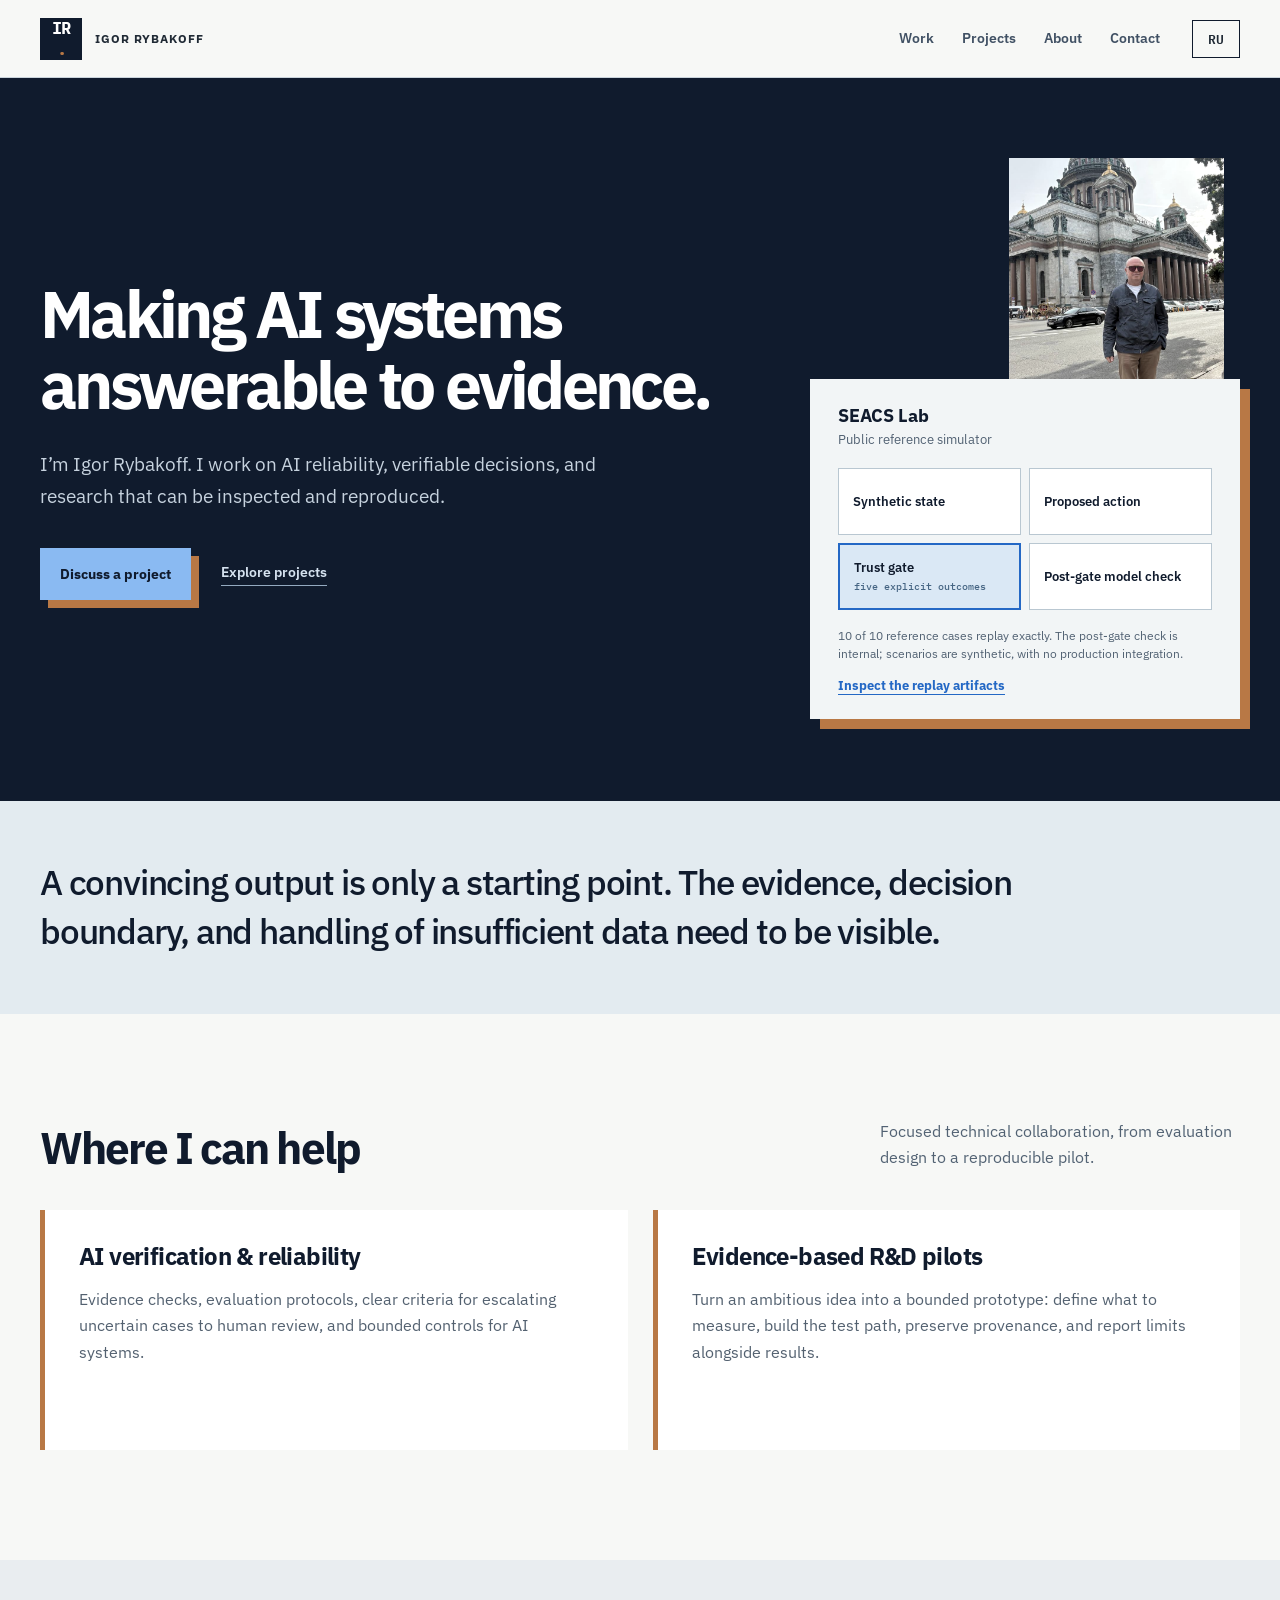
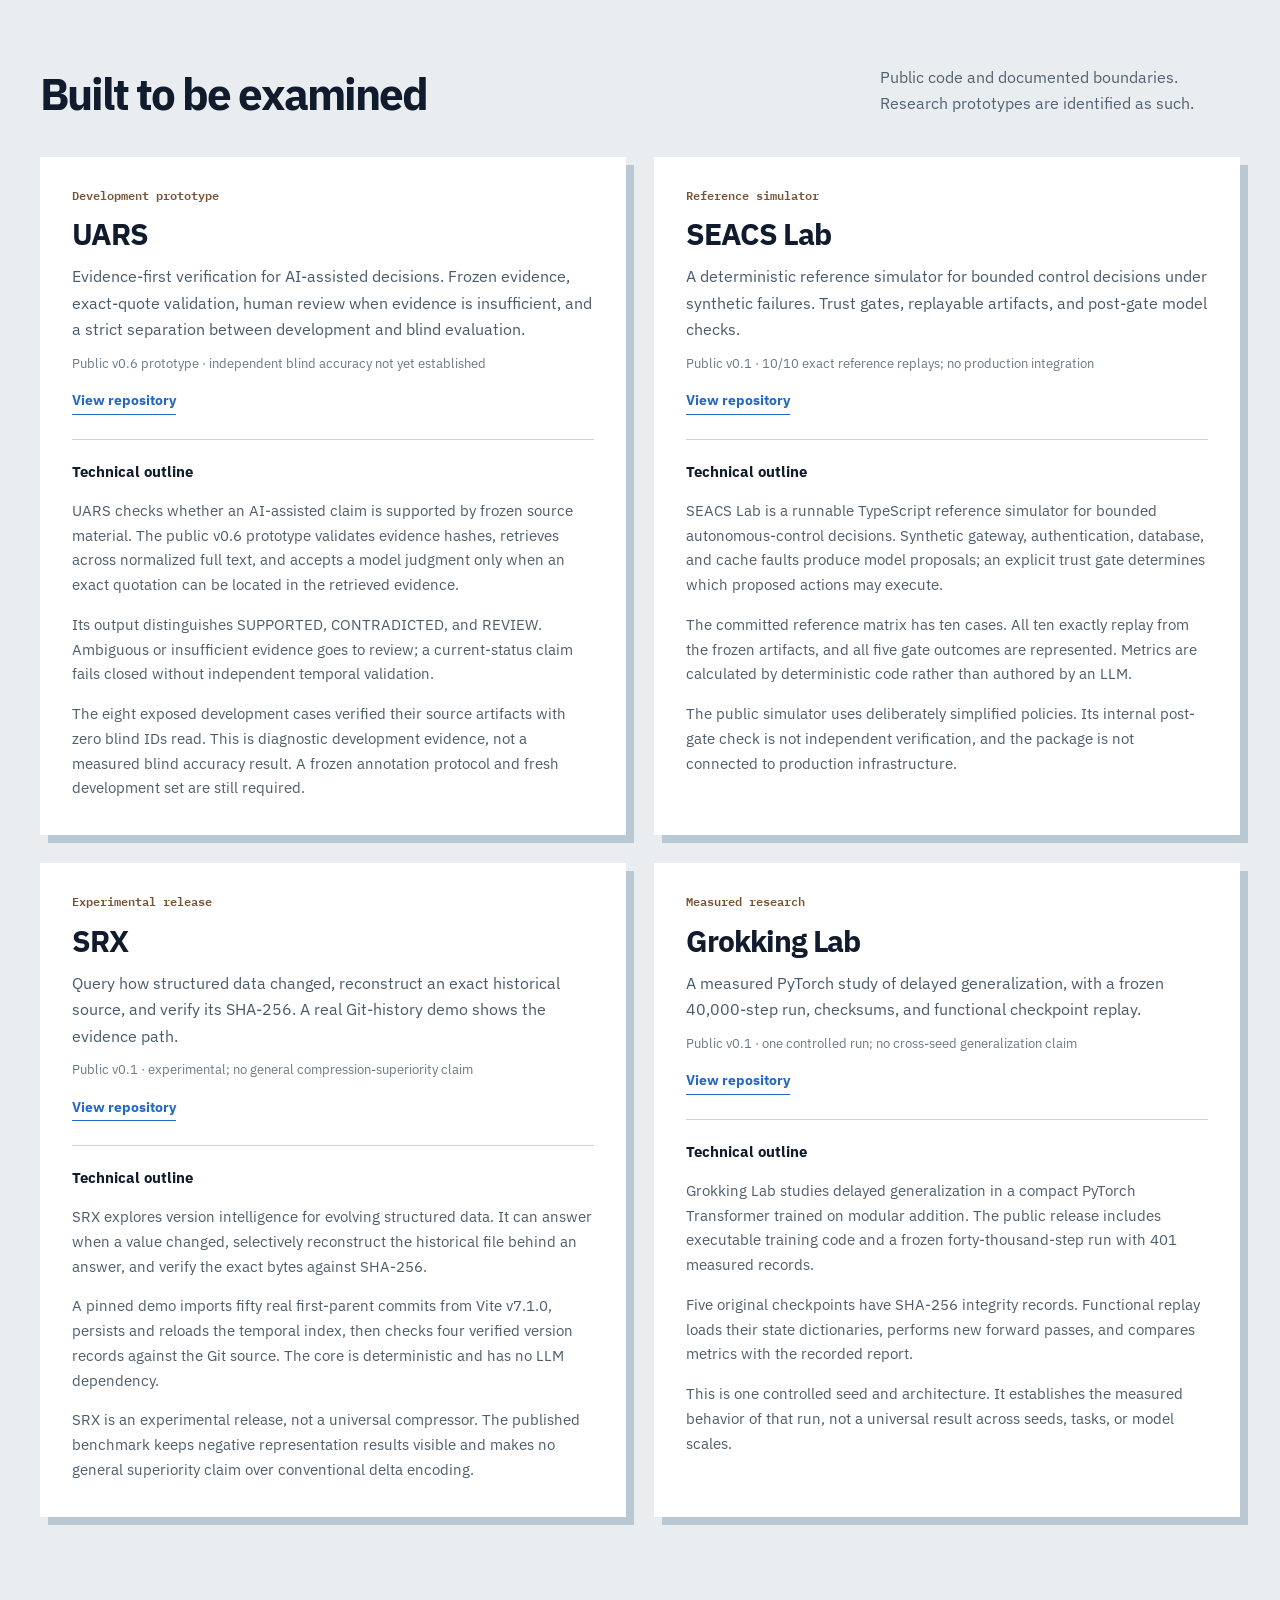
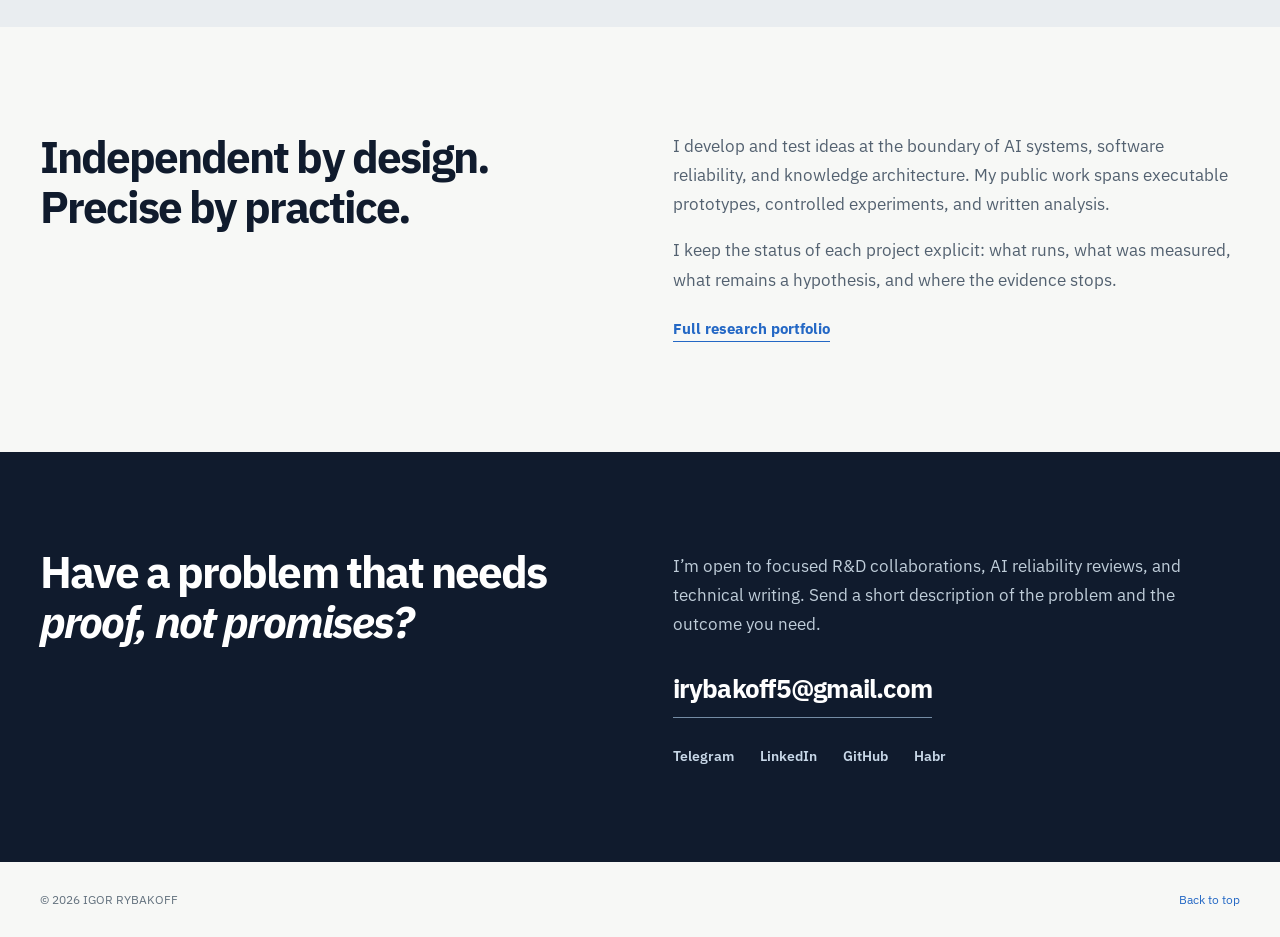
<file: index.html>
<!doctype html>
<html lang="en">
<head>
  <meta charset="utf-8">
  <meta name="viewport" content="width=device-width, initial-scale=1">
  <meta name="theme-color" content="#101B2D">
  <meta name="description" content="Igor Rybakoff — independent R&amp;D developer in AI reliability, evidence-based verification, and reproducible systems research.">
  <meta property="og:type" content="website">
  <meta property="og:title" content="Igor Rybakoff — AI Reliability &amp; Evidence-Based R&amp;D">
  <meta property="og:description" content="Reliable AI systems need measured evidence, explicit uncertainty, and verifiable decisions.">
  <title>Igor Rybakoff — AI Reliability &amp; Evidence-Based R&amp;D</title>
  <link rel="icon" href="assets/favicon.svg" type="image/svg+xml">
  <link rel="stylesheet" href="styles.css">
</head>
<body>
  <a class="skip-link" href="#main">Skip to content</a>
  <header class="site-header">
    <a href="#top" class="brand" aria-label="Igor Rybakoff, home"><span class="brand-mark">IR<span>.</span></span><span class="brand-name">IGOR RYBAKOFF</span></a>
    <nav class="nav" aria-label="Main navigation"><a href="#work">Work</a><a href="#projects">Projects</a><a href="#about">About</a><a href="#contact">Contact</a></nav>
    <a class="lang" href="ru.html" hreflang="ru" aria-label="Русская версия">RU</a></header>
  <main id="main">
    <section class="hero wrap" id="top">
      <div class="hero-copy">
        <h1>Making AI systems answerable to evidence.</h1>
        <p class="hero-lead">I’m Igor Rybakoff. I work on AI reliability, verifiable decisions, and research that can be inspected and reproduced.</p>
        <div class="hero-actions"><a class="button primary" href="#contact">Discuss a project</a><a class="text-link" href="#projects">Explore projects</a></div>
        </div>
      <div class="hero-visual">
        <div class="portrait-frame"><img src="assets/igor-portrait.jpg" alt="Igor Rybakoff outdoors in Saint Petersburg" width="960" height="1280" fetchpriority="high"></div>
        <figure class="gate-figure">
      <figcaption>SEACS Lab <span>Public reference simulator</span></figcaption>
      <div class="gate-path" role="img" aria-label="Synthetic state leads to a proposed action, a trust gate, and a post-gate model check">
        <div><span>Synthetic state</span></div><div><span>Proposed action</span></div><div class="gate"><span>Trust gate</span><small>five explicit outcomes</small></div><div><span>Post-gate model check</span></div>
      </div>
      <p>10 of 10 reference cases replay exactly. The post-gate check is internal; scenarios are synthetic, with no production integration.</p>
      <a href="https://github.com/IgorRybakoff/seacs-lab/tree/main/artifacts/reference_v0.1" target="_blank" rel="noopener noreferrer">Inspect the replay artifacts</a>
    </figure></div>
    </section>
    <section class="manifesto"><div class="wrap manifesto-inner"><p>A convincing output is only a starting point. The evidence, decision boundary, and handling of insufficient data need to be visible.</p></div></section>
    <section class="section wrap" id="work"><div class="section-head"><div><h2>Where I can help</h2></div><p>Focused technical collaboration, from evaluation design to a reproducible pilot.</p></div><div class="work-grid"><article class="work-card"><h3>AI verification &amp; reliability</h3><p>Evidence checks, evaluation protocols, clear criteria for escalating uncertain cases to human review, and bounded controls for AI systems.</p></article><article class="work-card"><h3>Evidence-based R&amp;D pilots</h3><p>Turn an ambitious idea into a bounded prototype: define what to measure, build the test path, preserve provenance, and report limits alongside results.</p></article></div></section>
    <section class="section projects-section" id="projects"><div class="wrap"><div class="section-head"><div><h2>Built to be examined</h2></div><p>Public code and documented boundaries. Research prototypes are identified as such.</p></div><div class="project-list">
      <article class="project"><div><div class="project-meta">Development prototype</div><h3>UARS</h3><p>Evidence-first verification for AI-assisted decisions. Frozen evidence, exact-quote validation, human review when evidence is insufficient, and a strict separation between development and blind evaluation.</p><small>Public v0.6 prototype · independent blind accuracy not yet established</small><a class="repo-link" href="https://github.com/IgorRybakoff/UARS" target="_blank" rel="noopener noreferrer">View repository</a><section class="project-details"><h4>Technical outline</h4><div class="detail-copy"><p>UARS checks whether an AI-assisted claim is supported by frozen source material. The public v0.6 prototype validates evidence hashes, retrieves across normalized full text, and accepts a model judgment only when an exact quotation can be located in the retrieved evidence.</p><p>Its output distinguishes SUPPORTED, CONTRADICTED, and REVIEW. Ambiguous or insufficient evidence goes to review; a current-status claim fails closed without independent temporal validation.</p><p>The eight exposed development cases verified their source artifacts with zero blind IDs read. This is diagnostic development evidence, not a measured blind accuracy result. A frozen annotation protocol and fresh development set are still required.</p></div></section></div></article>
      <article class="project"><div><div class="project-meta">Reference simulator</div><h3>SEACS Lab</h3><p>A deterministic reference simulator for bounded control decisions under synthetic failures. Trust gates, replayable artifacts, and post-gate model checks.</p><small>Public v0.1 · 10/10 exact reference replays; no production integration</small><a class="repo-link" href="https://github.com/IgorRybakoff/seacs-lab" target="_blank" rel="noopener noreferrer">View repository</a><section class="project-details"><h4>Technical outline</h4><div class="detail-copy"><p>SEACS Lab is a runnable TypeScript reference simulator for bounded autonomous-control decisions. Synthetic gateway, authentication, database, and cache faults produce model proposals; an explicit trust gate determines which proposed actions may execute.</p><p>The committed reference matrix has ten cases. All ten exactly replay from the frozen artifacts, and all five gate outcomes are represented. Metrics are calculated by deterministic code rather than authored by an LLM.</p><p>The public simulator uses deliberately simplified policies. Its internal post-gate check is not independent verification, and the package is not connected to production infrastructure.</p></div></section></div></article>
      <article class="project"><div><div class="project-meta">Experimental release</div><h3>SRX</h3><p>Query how structured data changed, reconstruct an exact historical source, and verify its SHA-256. A real Git-history demo shows the evidence path.</p><small>Public v0.1 · experimental; no general compression-superiority claim</small><a class="repo-link" href="https://github.com/IgorRybakoff/srx" target="_blank" rel="noopener noreferrer">View repository</a><section class="project-details"><h4>Technical outline</h4><div class="detail-copy"><p>SRX explores version intelligence for evolving structured data. It can answer when a value changed, selectively reconstruct the historical file behind an answer, and verify the exact bytes against SHA-256.</p><p>A pinned demo imports fifty real first-parent commits from Vite v7.1.0, persists and reloads the temporal index, then checks four verified version records against the Git source. The core is deterministic and has no LLM dependency.</p><p>SRX is an experimental release, not a universal compressor. The published benchmark keeps negative representation results visible and makes no general superiority claim over conventional delta encoding.</p></div></section></div></article>
      <article class="project"><div><div class="project-meta">Measured research</div><h3>Grokking Lab</h3><p>A measured PyTorch study of delayed generalization, with a frozen 40,000-step run, checksums, and functional checkpoint replay.</p><small>Public v0.1 · one controlled run; no cross-seed generalization claim</small><a class="repo-link" href="https://github.com/IgorRybakoff/grokking-lab" target="_blank" rel="noopener noreferrer">View repository</a><section class="project-details"><h4>Technical outline</h4><div class="detail-copy"><p>Grokking Lab studies delayed generalization in a compact PyTorch Transformer trained on modular addition. The public release includes executable training code and a frozen forty-thousand-step run with 401 measured records.</p><p>Five original checkpoints have SHA-256 integrity records. Functional replay loads their state dictionaries, performs new forward passes, and compares metrics with the recorded report.</p><p>This is one controlled seed and architecture. It establishes the measured behavior of that run, not a universal result across seeds, tasks, or model scales.</p></div></section></div></article>
    </div></div></section>
    <section class="section wrap about" id="about"><div><h2>Independent by design.<br>Precise by practice.</h2></div><div class="about-copy"><p>I develop and test ideas at the boundary of AI systems, software reliability, and knowledge architecture. My public work spans executable prototypes, controlled experiments, and written analysis.</p><p>I keep the status of each project explicit: what runs, what was measured, what remains a hypothesis, and where the evidence stops.</p><a class="inline-arrow" href="https://github.com/IgorRybakoff/igor-rybakov-rnd-portfolio" target="_blank" rel="noopener noreferrer">Full research portfolio</a></div></section>
    <section class="contact-section" id="contact"><div class="wrap contact-grid"><div><h2>Have a problem that needs<br><em>proof, not promises?</em></h2></div><div class="contact-right"><p>I’m open to focused R&amp;D collaborations, AI reliability reviews, and technical writing. Send a short description of the problem and the outcome you need.</p><a class="contact-mail" href="mailto:irybakoff5@gmail.com?subject=Project%20inquiry%20%E2%80%94%20AI%20reliability">irybakoff5@gmail.com</a><div class="socials"><a href="https://t.me/IgorRybakoff" target="_blank" rel="noopener noreferrer">Telegram</a><a href="https://www.linkedin.com/in/igor-rybakoff-46044a401" target="_blank" rel="noopener noreferrer">LinkedIn</a><a href="https://github.com/IgorRybakoff" target="_blank" rel="noopener noreferrer">GitHub</a><a href="https://habr.com/en/users/Igor_Rybakoff/" target="_blank" rel="noopener noreferrer">Habr</a></div></div></div></section>
  </main>
  <footer class="footer wrap"><span>© <span id="year">2026</span> IGOR RYBAKOFF</span><a href="#top">Back to top</a></footer>
  </body>
</html>
</file>
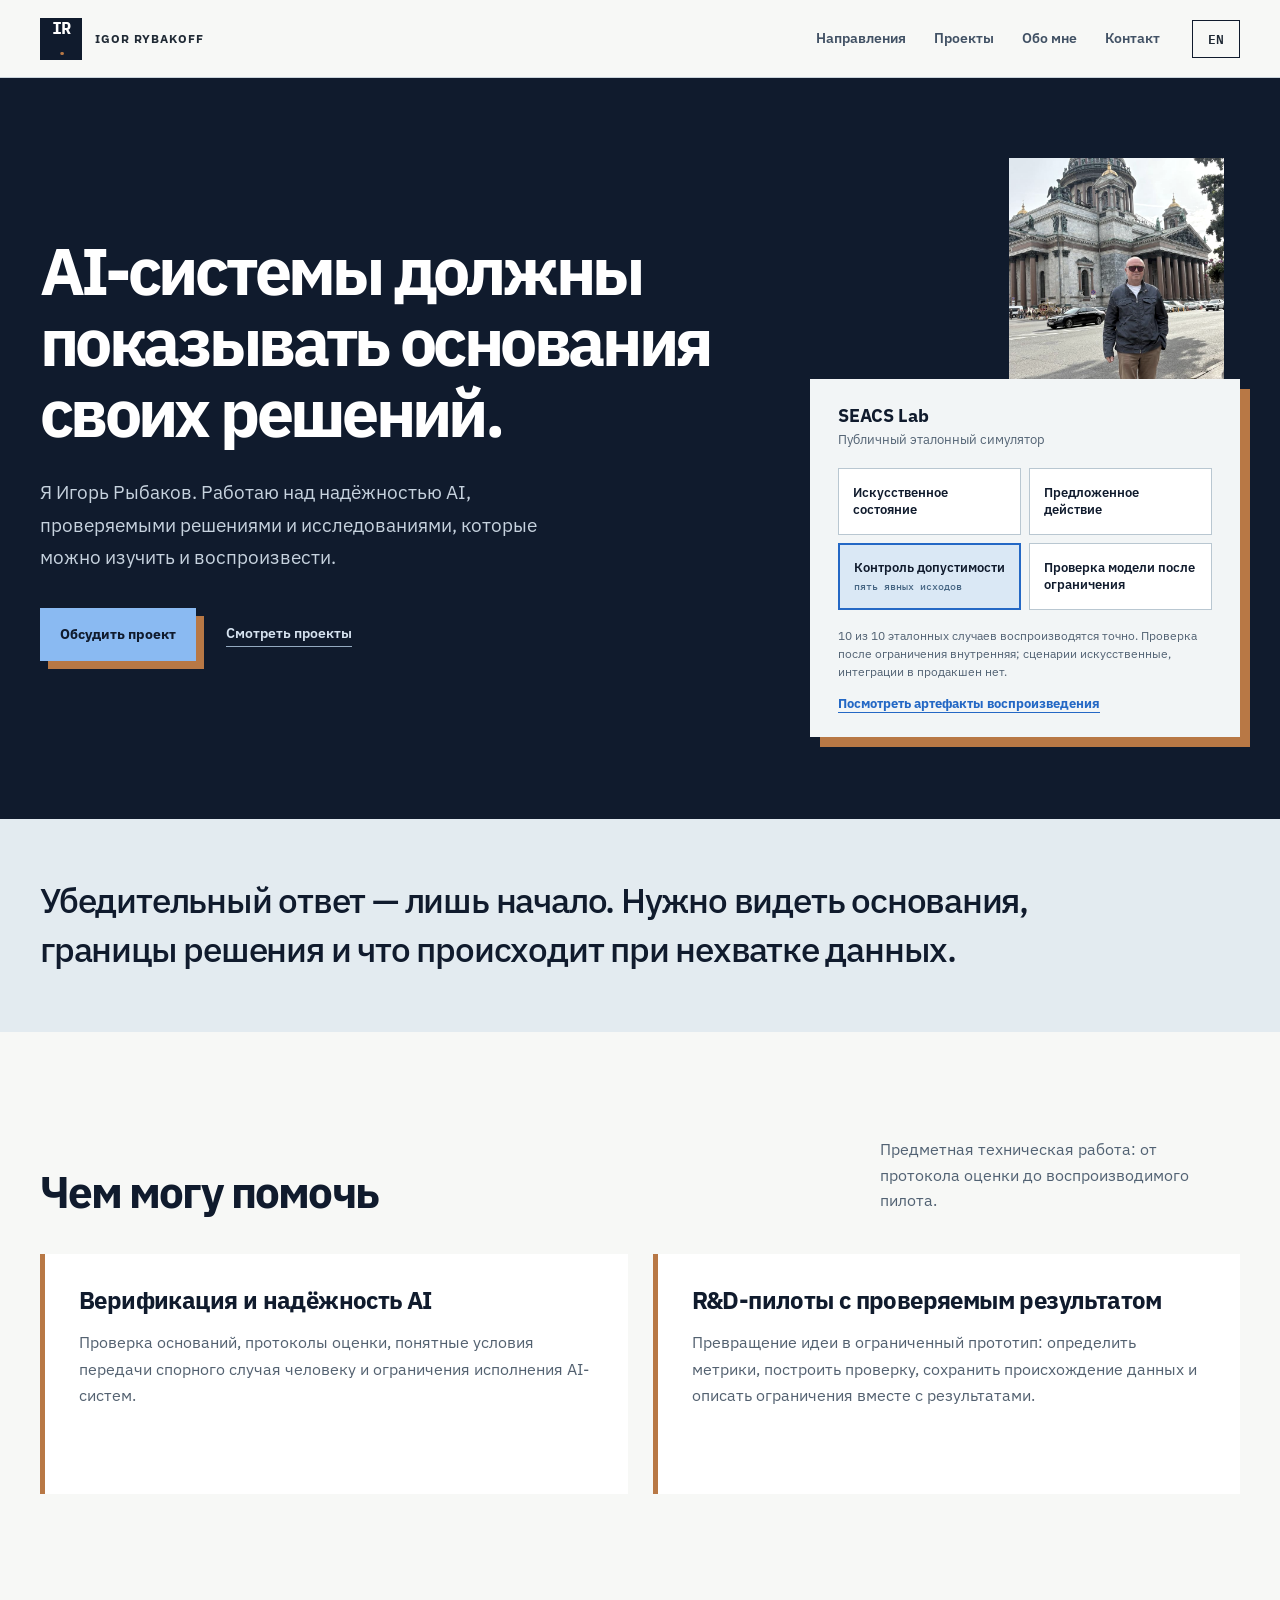
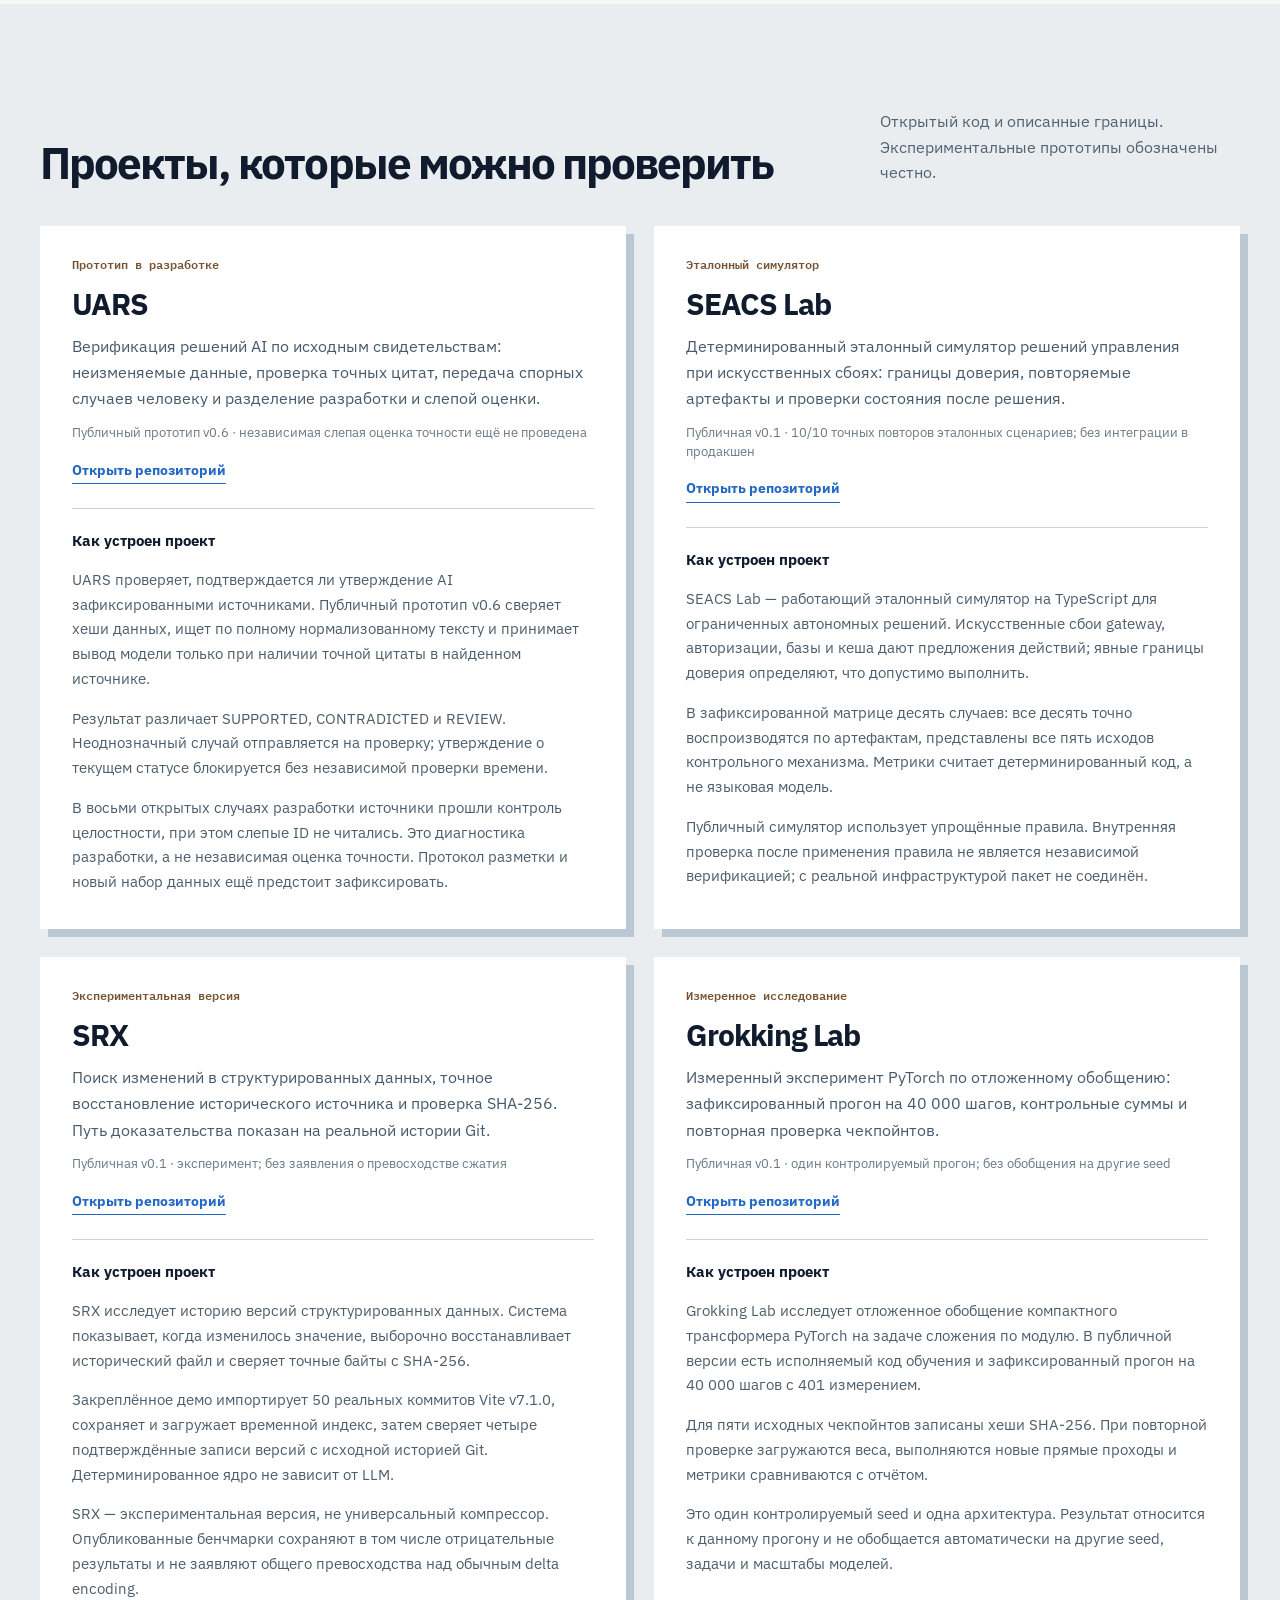
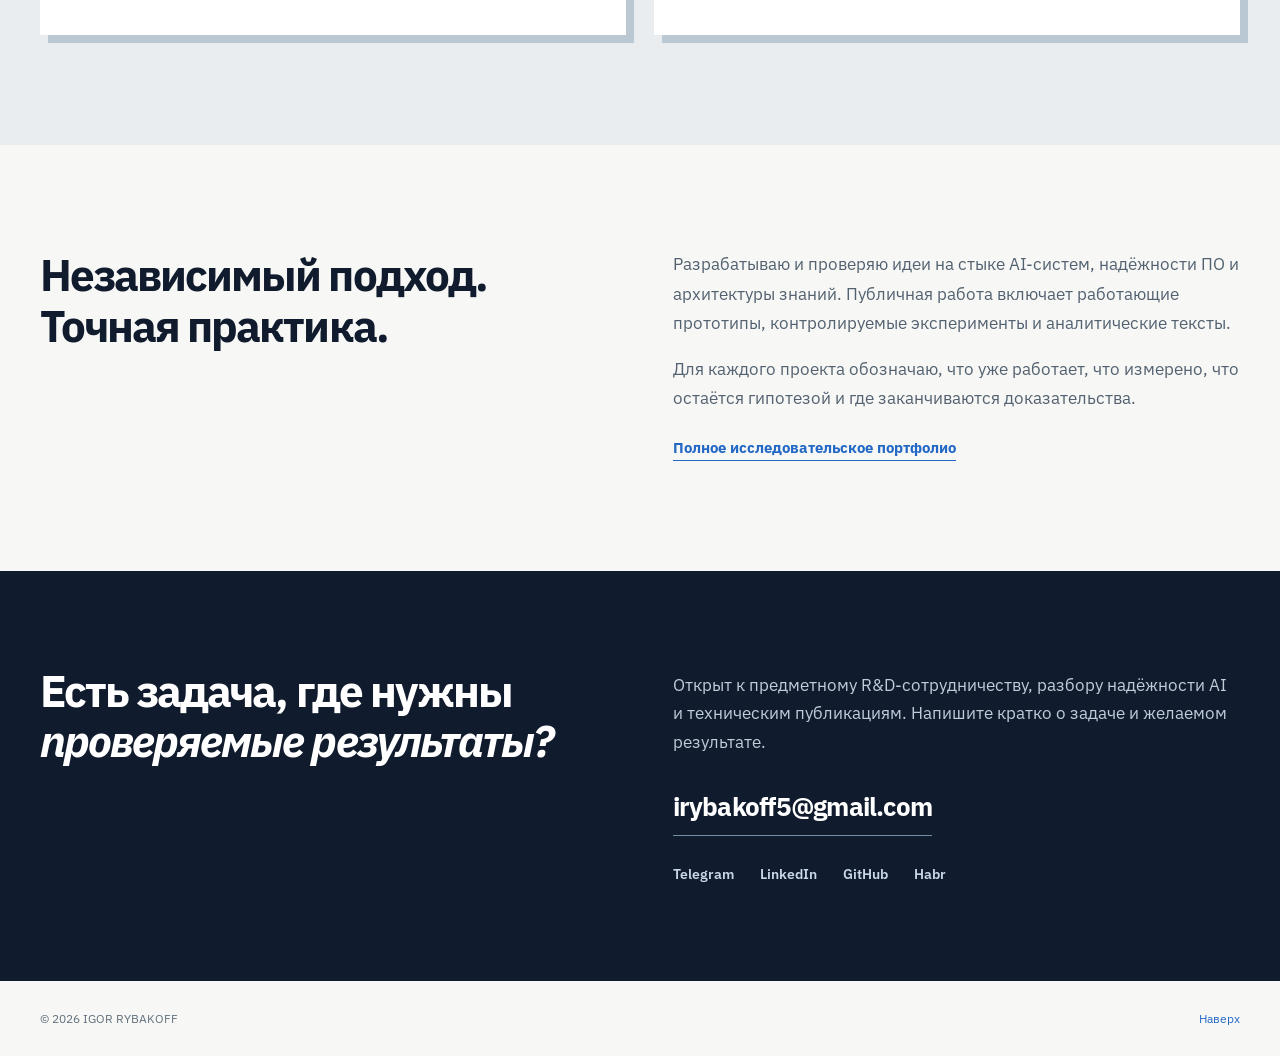
<file: ru.html>
<!doctype html>
<html lang="ru">
<head>
  <meta charset="utf-8">
  <meta name="viewport" content="width=device-width, initial-scale=1">
  <meta name="theme-color" content="#101B2D">
  <meta name="description" content="Игорь Рыбаков — независимый разработчик R&amp;D в области надёжности AI, проверяемых решений и воспроизводимых исследований.">
  <meta property="og:type" content="website">
  <meta property="og:title" content="Игорь Рыбаков — надёжность AI и проверяемый R&amp;D">
  <meta property="og:description" content="Проверяемые решения, надёжность AI и воспроизводимые исследования.">
  <title>Игорь Рыбаков — надёжность AI и проверяемый R&amp;D</title>
  <link rel="icon" href="assets/favicon.svg" type="image/svg+xml">
  <link rel="stylesheet" href="styles.css">
</head>
<body>
  <a class="skip-link" href="#main">Перейти к содержанию</a>
  <header class="site-header">
    <a href="#top" class="brand" aria-label="Igor Rybakoff, home"><span class="brand-mark">IR<span>.</span></span><span class="brand-name">IGOR RYBAKOFF</span></a>
    <nav class="nav" aria-label="Основная навигация"><a href="#work">Направления</a><a href="#projects">Проекты</a><a href="#about">Обо мне</a><a href="#contact">Контакт</a></nav>
    <a class="lang" href="index.html" hreflang="en" aria-label="English version">EN</a></header>
  <main id="main">
    <section class="hero wrap" id="top">
      <div class="hero-copy">
        <h1>AI-системы должны показывать основания своих решений.</h1>
        <p class="hero-lead">Я Игорь Рыбаков. Работаю над надёжностью AI, проверяемыми решениями и исследованиями, которые можно изучить и воспроизвести.</p>
        <div class="hero-actions"><a class="button primary" href="#contact">Обсудить проект</a><a class="text-link" href="#projects">Смотреть проекты</a></div>
        </div>
      <div class="hero-visual">
        <div class="portrait-frame"><img src="assets/igor-portrait.jpg" alt="Игорь Рыбаков на улице Санкт-Петербурга" width="960" height="1280" fetchpriority="high"></div>
        <figure class="gate-figure">
      <figcaption>SEACS Lab <span>Публичный эталонный симулятор</span></figcaption>
      <div class="gate-path" role="img" aria-label="Искусственное состояние, предложение действия, граница доверия, проверка модели после ограничения">
        <div><span>Искусственное состояние</span></div><div><span>Предложенное действие</span></div><div class="gate"><span>Контроль допустимости</span><small>пять явных исходов</small></div><div><span>Проверка модели после ограничения</span></div>
      </div>
      <p>10 из 10 эталонных случаев воспроизводятся точно. Проверка после ограничения внутренняя; сценарии искусственные, интеграции в продакшен нет.</p>
      <a href="https://github.com/IgorRybakoff/seacs-lab/tree/main/artifacts/reference_v0.1" target="_blank" rel="noopener noreferrer">Посмотреть артефакты воспроизведения</a>
    </figure></div>
    </section>
    <section class="manifesto"><div class="wrap manifesto-inner"><p>Убедительный ответ — лишь начало. Нужно видеть основания, границы решения и что происходит при нехватке данных.</p></div></section>
    <section class="section wrap" id="work"><div class="section-head"><div><h2>Чем могу помочь</h2></div><p>Предметная техническая работа: от протокола оценки до воспроизводимого пилота.</p></div><div class="work-grid"><article class="work-card"><h3>Верификация и надёжность AI</h3><p>Проверка оснований, протоколы оценки, понятные условия передачи спорного случая человеку и ограничения исполнения AI-систем.</p></article><article class="work-card"><h3>R&amp;D-пилоты с проверяемым результатом</h3><p>Превращение идеи в ограниченный прототип: определить метрики, построить проверку, сохранить происхождение данных и описать ограничения вместе с результатами.</p></article></div></section>
    <section class="section projects-section" id="projects"><div class="wrap"><div class="section-head"><div><h2>Проекты, которые можно проверить</h2></div><p>Открытый код и описанные границы. Экспериментальные прототипы обозначены честно.</p></div><div class="project-list">
      <article class="project"><div><div class="project-meta">Прототип в разработке</div><h3>UARS</h3><p>Верификация решений AI по исходным свидетельствам: неизменяемые данные, проверка точных цитат, передача спорных случаев человеку и разделение разработки и слепой оценки.</p><small>Публичный прототип v0.6 · независимая слепая оценка точности ещё не проведена</small><a class="repo-link" href="https://github.com/IgorRybakoff/UARS" target="_blank" rel="noopener noreferrer">Открыть репозиторий</a><section class="project-details"><h4>Как устроен проект</h4><div class="detail-copy"><p>UARS проверяет, подтверждается ли утверждение AI зафиксированными источниками. Публичный прототип v0.6 сверяет хеши данных, ищет по полному нормализованному тексту и принимает вывод модели только при наличии точной цитаты в найденном источнике.</p><p>Результат различает SUPPORTED, CONTRADICTED и REVIEW. Неоднозначный случай отправляется на проверку; утверждение о текущем статусе блокируется без независимой проверки времени.</p><p>В восьми открытых случаях разработки источники прошли контроль целостности, при этом слепые ID не читались. Это диагностика разработки, а не независимая оценка точности. Протокол разметки и новый набор данных ещё предстоит зафиксировать.</p></div></section></div></article>
      <article class="project"><div><div class="project-meta">Эталонный симулятор</div><h3>SEACS Lab</h3><p>Детерминированный эталонный симулятор решений управления при искусственных сбоях: границы доверия, повторяемые артефакты и проверки состояния после решения.</p><small>Публичная v0.1 · 10/10 точных повторов эталонных сценариев; без интеграции в продакшен</small><a class="repo-link" href="https://github.com/IgorRybakoff/seacs-lab" target="_blank" rel="noopener noreferrer">Открыть репозиторий</a><section class="project-details"><h4>Как устроен проект</h4><div class="detail-copy"><p>SEACS Lab — работающий эталонный симулятор на TypeScript для ограниченных автономных решений. Искусственные сбои gateway, авторизации, базы и кеша дают предложения действий; явные границы доверия определяют, что допустимо выполнить.</p><p>В зафиксированной матрице десять случаев: все десять точно воспроизводятся по артефактам, представлены все пять исходов контрольного механизма. Метрики считает детерминированный код, а не языковая модель.</p><p>Публичный симулятор использует упрощённые правила. Внутренняя проверка после применения правила не является независимой верификацией; с реальной инфраструктурой пакет не соединён.</p></div></section></div></article>
      <article class="project"><div><div class="project-meta">Экспериментальная версия</div><h3>SRX</h3><p>Поиск изменений в структурированных данных, точное восстановление исторического источника и проверка SHA-256. Путь доказательства показан на реальной истории Git.</p><small>Публичная v0.1 · эксперимент; без заявления о превосходстве сжатия</small><a class="repo-link" href="https://github.com/IgorRybakoff/srx" target="_blank" rel="noopener noreferrer">Открыть репозиторий</a><section class="project-details"><h4>Как устроен проект</h4><div class="detail-copy"><p>SRX исследует историю версий структурированных данных. Система показывает, когда изменилось значение, выборочно восстанавливает исторический файл и сверяет точные байты с SHA-256.</p><p>Закреплённое демо импортирует 50 реальных коммитов Vite v7.1.0, сохраняет и загружает временной индекс, затем сверяет четыре подтверждённые записи версий с исходной историей Git. Детерминированное ядро не зависит от LLM.</p><p>SRX — экспериментальная версия, не универсальный компрессор. Опубликованные бенчмарки сохраняют в том числе отрицательные результаты и не заявляют общего превосходства над обычным delta encoding.</p></div></section></div></article>
      <article class="project"><div><div class="project-meta">Измеренное исследование</div><h3>Grokking Lab</h3><p>Измеренный эксперимент PyTorch по отложенному обобщению: зафиксированный прогон на 40 000 шагов, контрольные суммы и повторная проверка чекпойнтов.</p><small>Публичная v0.1 · один контролируемый прогон; без обобщения на другие seed</small><a class="repo-link" href="https://github.com/IgorRybakoff/grokking-lab" target="_blank" rel="noopener noreferrer">Открыть репозиторий</a><section class="project-details"><h4>Как устроен проект</h4><div class="detail-copy"><p>Grokking Lab исследует отложенное обобщение компактного трансформера PyTorch на задаче сложения по модулю. В публичной версии есть исполняемый код обучения и зафиксированный прогон на 40 000 шагов с 401 измерением.</p><p>Для пяти исходных чекпойнтов записаны хеши SHA-256. При повторной проверке загружаются веса, выполняются новые прямые проходы и метрики сравниваются с отчётом.</p><p>Это один контролируемый seed и одна архитектура. Результат относится к данному прогону и не обобщается автоматически на другие seed, задачи и масштабы моделей.</p></div></section></div></article>
    </div></div></section>
    <section class="section wrap about" id="about"><div><h2>Независимый подход.<br>Точная практика.</h2></div><div class="about-copy"><p>Разрабатываю и проверяю идеи на стыке AI-систем, надёжности ПО и архитектуры знаний. Публичная работа включает работающие прототипы, контролируемые эксперименты и аналитические тексты.</p><p>Для каждого проекта обозначаю, что уже работает, что измерено, что остаётся гипотезой и где заканчиваются доказательства.</p><a class="inline-arrow" href="https://github.com/IgorRybakoff/igor-rybakov-rnd-portfolio" target="_blank" rel="noopener noreferrer">Полное исследовательское портфолио</a></div></section>
    <section class="contact-section" id="contact"><div class="wrap contact-grid"><div><h2>Есть задача, где нужны<br><em>проверяемые результаты?</em></h2></div><div class="contact-right"><p>Открыт к предметному R&amp;D-сотрудничеству, разбору надёжности AI и техническим публикациям. Напишите кратко о задаче и желаемом результате.</p><a class="contact-mail" href="mailto:irybakoff5@gmail.com?subject=Project%20inquiry%20%E2%80%94%20AI%20reliability">irybakoff5@gmail.com</a><div class="socials"><a href="https://t.me/IgorRybakoff" target="_blank" rel="noopener noreferrer">Telegram</a><a href="https://www.linkedin.com/in/igor-rybakoff-46044a401" target="_blank" rel="noopener noreferrer">LinkedIn</a><a href="https://github.com/IgorRybakoff" target="_blank" rel="noopener noreferrer">GitHub</a><a href="https://habr.com/en/users/Igor_Rybakoff/" target="_blank" rel="noopener noreferrer">Habr</a></div></div></div></section>
  </main>
  <footer class="footer wrap"><span>© <span id="year">2026</span> IGOR RYBAKOFF</span><a href="#top">Наверх</a></footer>
  </body>
</html>
</file>
<file: styles.css>
@import url('https://fonts.googleapis.com/css2?family=IBM+Plex+Mono:wght@500;600&family=IBM+Plex+Sans:wght@400;500;600;700&display=swap');
:root{--navy:#101B2D;--ink:#202A35;--cream:#F7F8F6;--blue:#2468C5;--copper:#B87845;--line:#CAD4DC;--muted:#526273}
*{box-sizing:border-box}
html{scroll-behavior:smooth}
body{margin:0;color:var(--ink);background:var(--cream);font:16px/1.6 'IBM Plex Sans',Arial,sans-serif;-webkit-font-smoothing:antialiased}
a{color:inherit;text-decoration:none}button{font:inherit}a:focus-visible,button:focus-visible{outline:3px solid var(--blue);outline-offset:4px}
.wrap{width:min(1210px,calc(100% - 80px));margin-inline:auto}.skip-link{position:absolute;top:-70px;left:20px;padding:8px 12px;background:#fff;z-index:10}.skip-link:focus{top:10px}
.site-header{min-height:78px;padding:16px max(40px,calc((100vw - 1210px)/2));display:flex;align-items:center;gap:32px;background:var(--cream);border-bottom:1px solid var(--line)}
.brand{display:flex;align-items:center;gap:13px;white-space:nowrap}.brand-mark{width:42px;height:42px;display:grid;place-items:center;background:var(--navy);color:#fff;font:700 17px/1 'IBM Plex Mono',monospace;letter-spacing:-.08em}.brand-mark span{color:var(--copper)}.brand-name{font-weight:700;font-size:12px;letter-spacing:.075em}
.nav{display:flex;gap:28px;margin-left:auto}.nav a{font-weight:600;font-size:14px;color:#415164}.nav a:hover,.inline-arrow:hover,.socials a:hover{color:var(--blue)}.lang{display:inline-flex;align-items:center;justify-content:center;min-width:48px;min-height:37px;padding:7px 10px;border:1px solid var(--navy);font:600 13px 'IBM Plex Mono',monospace}.lang:hover{background:var(--navy);color:#fff}
.hero{width:100%;max-width:none;min-height:650px;padding:80px max(40px,calc((100vw - 1210px)/2)) 82px;display:grid;grid-template-columns:minmax(0,1.2fr) minmax(350px,.8fr);gap:58px;align-items:center;background:var(--navy);color:#fff}
.hero h1,h2,h3,p{margin-top:0}.hero h1{max-width:780px;font-weight:700;font-size:clamp(43px,5.15vw,72px);line-height:1.08;letter-spacing:-.055em;margin-bottom:28px}.hero-lead{max-width:560px;font-size:19px;line-height:1.7;color:#C6D2DE;margin-bottom:35px}.hero-actions{display:flex;gap:30px;align-items:center;flex-wrap:wrap}.button{display:inline-flex;align-items:center;justify-content:center;padding:15px 20px;font-weight:700;font-size:14px}.button.primary{background:#8ABAF2;color:var(--navy);box-shadow:8px 8px 0 var(--copper);transition:transform .18s,box-shadow .18s}.button.primary:hover{transform:translate(3px,3px);box-shadow:5px 5px 0 var(--copper)}.text-link{color:#D6E3F0;font-weight:600;font-size:14px;border-bottom:1px solid #94AAC0;padding-bottom:2px}.text-link:hover{color:#fff}
.hero-visual{min-width:0;display:flex;flex-direction:column;align-items:flex-end}.portrait-frame{width:215px;height:235px;overflow:hidden;position:relative;margin-right:16px;background:#8493A2}.portrait-frame img{width:100%;height:100%;display:block;object-fit:cover;transform:scale(1.32);transform-origin:52% 39%;filter:saturate(.76) contrast(1.04)}
.gate-figure{width:min(100%,430px);margin:-14px 0 0;background:#F2F5F6;color:var(--navy);padding:25px 28px 22px;box-shadow:10px 10px 0 var(--copper);position:relative}.gate-figure figcaption{font-weight:700;font-size:18px;line-height:1.35;margin-bottom:19px}.gate-figure figcaption span{display:block;font-weight:400;font-size:13px;color:var(--muted);margin-top:3px}.gate-path{display:grid;grid-template-columns:1fr 1fr;gap:8px}.gate-path>div{min-height:67px;padding:12px 14px;border:1px solid #B9C7D1;background:#fff;display:flex;flex-direction:column;justify-content:center;font-size:13px;font-weight:600;line-height:1.35}.gate-path .gate{background:#DAE8F5;border:2px solid var(--blue)}.gate-path small{font:500 10px/1.4 'IBM Plex Mono',monospace;color:#466583;margin-top:3px}.gate-figure p{font-size:12px;line-height:1.5;color:#526273;margin:17px 0 9px}.gate-figure a{font-weight:700;font-size:13px;color:var(--blue);border-bottom:1px solid currentColor}.gate-figure a:hover{color:#143F7A}
.manifesto{background:#E3EBF0;color:var(--navy)}.manifesto-inner{padding:58px 0}.manifesto p{font-size:clamp(24px,2.7vw,38px);font-weight:500;line-height:1.4;letter-spacing:-.035em;max-width:1050px;margin:0}
.section{padding-top:105px;padding-bottom:110px;scroll-margin-top:28px}.section-head{display:grid;grid-template-columns:1fr 360px;gap:35px;align-items:end;margin-bottom:37px}.section h2,.contact-section h2{font-size:clamp(34px,3.4vw,50px);font-weight:700;letter-spacing:-.045em;line-height:1.16;color:var(--navy);margin:0}.section-head>p{color:var(--muted);font-size:16px;line-height:1.6;margin:0 0 3px}
.work-grid{display:grid;grid-template-columns:1fr 1fr;gap:25px}.work-card{padding:31px 34px 29px;border-left:5px solid var(--copper);background:#fff;min-height:240px}.work-card h3{font-size:24px;letter-spacing:-.025em;line-height:1.27;margin:0 0 14px;color:var(--navy)}.work-card p{font-size:16px;line-height:1.65;color:#536170;margin:0}
.projects-section{background:#E9EDF0}.project-list{display:grid;grid-template-columns:repeat(2,minmax(0,1fr));gap:28px}.project{display:block;background:#fff;padding:30px 32px 34px;box-shadow:8px 8px 0 #B9C8D2;min-width:0}.project-meta{color:#765333;font:600 12px/1.4 'IBM Plex Mono',monospace;margin-bottom:13px}.project h3{font-size:30px;line-height:1.2;letter-spacing:-.035em;color:var(--navy);margin:0 0 11px}.project p{font-size:16px;line-height:1.65;color:#485A6B;margin-bottom:12px}.project small{display:block;color:#6A7884;font-size:13px;line-height:1.45;margin-bottom:14px}.repo-link{display:inline-block;color:var(--blue);border-bottom:1px solid currentColor;font-size:14px;font-weight:700;padding-bottom:2px}.repo-link:hover{color:#143F7A}.project-details{margin-top:24px;padding-top:20px;border-top:1px solid var(--line)}.project-details h4{font-size:15px;font-weight:700;color:var(--navy);margin:0 0 15px}.detail-copy p{font-size:15px;line-height:1.65;color:#4E5D6A;margin:0 0 15px}.detail-copy p:last-child{margin-bottom:0}
.about{display:grid;grid-template-columns:1fr 1fr;gap:65px}.about h2{max-width:540px}.about-copy p{font-size:17px;line-height:1.72;color:#536170}.inline-arrow{display:inline-block;color:var(--blue);font-size:15px;font-weight:700;border-bottom:1px solid currentColor;margin-top:5px}
.contact-section{background:var(--navy);color:#fff;padding:95px 0;scroll-margin-top:20px}.contact-grid{display:grid;grid-template-columns:1fr 1fr;gap:65px}.contact-section h2{color:#fff}.contact-right{padding-top:5px}.contact-right p{font-size:17px;line-height:1.7;color:#BFCDD9;margin-bottom:30px}.contact-mail{display:inline-block;font-size:clamp(19px,2vw,26px);font-weight:700;letter-spacing:-.03em;border-bottom:1px solid #748CA4;padding-bottom:7px;overflow-wrap:anywhere}.contact-mail:hover{color:#9AC6F7}.socials{display:flex;gap:26px;flex-wrap:wrap;margin-top:27px}.socials a{font-size:14px;font-weight:600;color:#C8D8E8}.socials a:hover{color:#fff}.footer{display:flex;justify-content:space-between;align-items:center;gap:15px;padding-top:28px;padding-bottom:28px;color:#63717E;font-size:12px}.footer a{color:var(--blue)}
@media(max-width:1000px){.hero{gap:28px;grid-template-columns:1fr .85fr}.hero h1{font-size:clamp(41px,5vw,59px)}.gate-figure{padding:20px}.section-head{grid-template-columns:1fr 300px}.project-list{gap:21px}.project{padding:25px}}
@media(max-width:700px){.wrap{width:calc(100% - 40px)}.site-header{padding:15px 20px;display:grid;grid-template-columns:1fr auto;gap:15px}.brand-name{font-size:11px}.nav{grid-column:1/-1;grid-row:2;display:flex;gap:17px;overflow:auto;margin:0}.nav a{font-size:13px}.lang{grid-column:2;grid-row:1}.hero{display:flex;flex-direction:column;align-items:stretch;padding:55px 20px 68px;min-height:0;gap:42px}.hero h1{font-size:clamp(38px,10vw,55px)}.hero-lead{font-size:17px}.hero-visual{align-items:flex-end;padding-right:10px}.portrait-frame{width:172px;height:186px;margin-right:10px}.gate-figure{width:min(100%,420px);margin-top:-9px}.manifesto-inner{padding:47px 0}.manifesto p{font-size:24px}.section{padding-top:75px;padding-bottom:80px}.section-head{display:block}.section-head>p{margin-top:16px}.work-grid,.project-list,.about,.contact-grid{display:block}.work-card,.project{margin-bottom:22px}.project{box-shadow:7px 7px 0 #B9C8D2}.about-copy{padding-top:28px}.contact-section{padding:75px 0}.contact-right{padding-top:27px}.footer{flex-wrap:wrap}}
@media(prefers-reduced-motion:reduce){html{scroll-behavior:auto}*,*:before,*:after{transition:none!important}}
</file>
